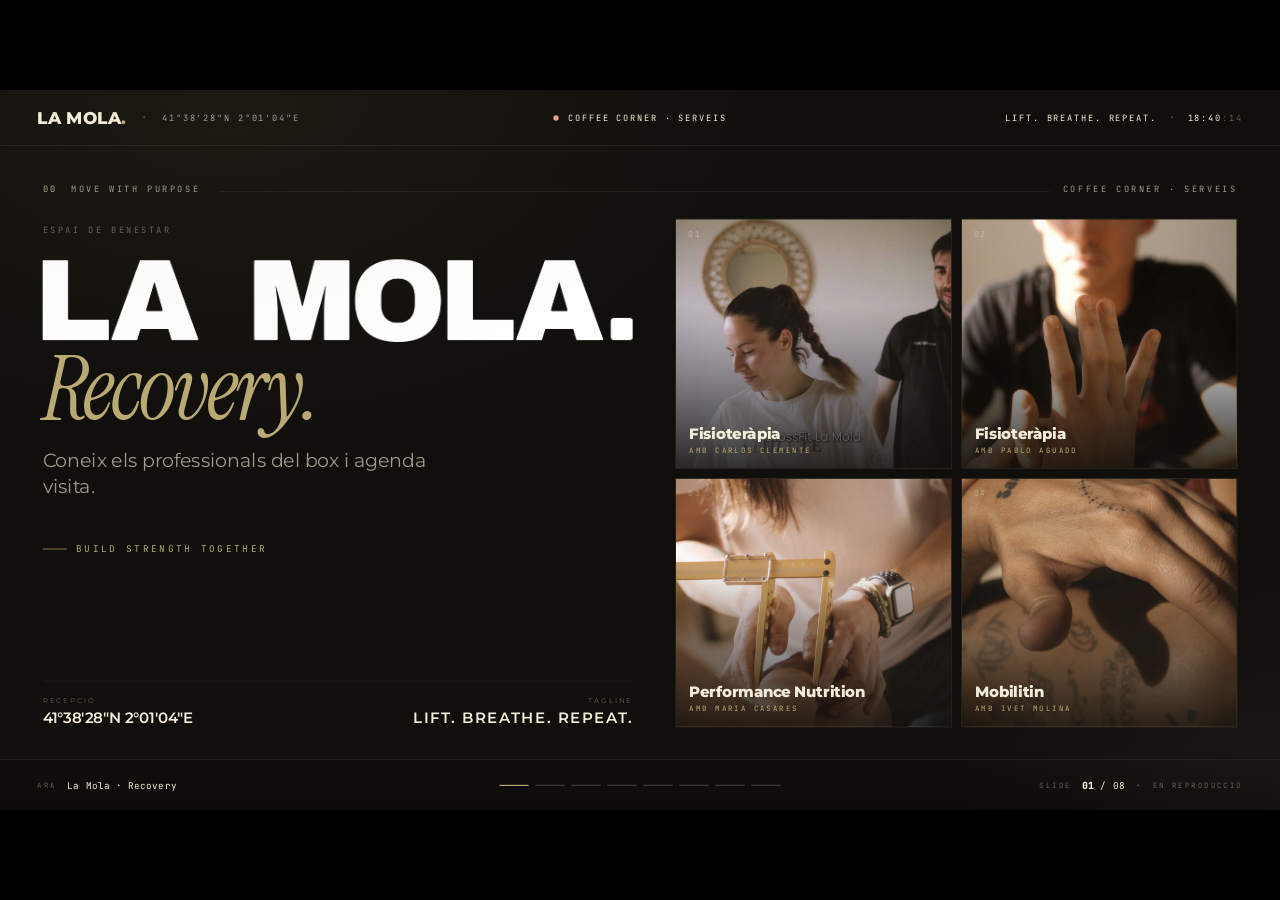
<file: index.html>
<!doctype html>
<html lang="ca">
<head>
  <meta charset="utf-8">
  <title>La Mola · Serveis</title>
  <meta name="viewport" content="width=device-width,initial-scale=1">
  <meta name="theme-color" content="#100e0b">
  <link rel="manifest" href="manifest.webmanifest">
  <link rel="preload" as="font" type="font/woff2" href="fonts/montserrat-latin-500-normal.woff2" crossorigin>
  <link rel="preload" as="font" type="font/woff2" href="fonts/montserrat-latin-800-normal.woff2" crossorigin>
  <link rel="preload" as="font" type="font/woff2" href="fonts/instrument-serif-latin-400-italic.woff2" crossorigin>
  <link rel="preload" as="font" type="font/woff2" href="fonts/jetbrains-mono-latin-400-normal.woff2" crossorigin>
  <link rel="preload" as="font" type="font/woff2" href="fonts/poppins-latin-700-normal.woff2" crossorigin>
  <link rel="stylesheet" href="css/tokens.css">
  <link rel="stylesheet" href="css/tv.css">
  <link rel="icon" href="data:image/svg+xml,%3Csvg xmlns='http://www.w3.org/2000/svg' viewBox='0 0 64 64'%3E%3Crect width='64' height='64' fill='%23100e0b'/%3E%3Ctext x='32' y='42' text-anchor='middle' font-family='Helvetica' font-weight='800' font-size='28' fill='%23f3ecd9'%3ELM%3C/text%3E%3Ccircle cx='48' cy='30' r='3' fill='%23b9a972'/%3E%3C/svg%3E" type="image/svg+xml">
</head>
<body class="tv">
  <div class="stage-wrap">
    <div class="stage" id="stage">

      <!-- HUD top -->
      <div class="hud">
        <div class="hud-left">
          <span class="hud-brand">LA MOLA<em>.</em></span>
          <span class="hud-sep">·</span>
          <span class="hud-coords" id="hud-coords">41°38'28"N 2°01'04"E</span>
        </div>
        <div class="hud-mid">
          <span class="live-dot"></span>
          <span class="hud-coords" style="color: var(--bone);">Coffee Corner · Serveis</span>
        </div>
        <div class="hud-right">
          <span class="hud-tagline" id="hud-tagline">LIFT. BREATHE. REPEAT.</span>
          <span class="hud-sep">·</span>
          <span class="hud-clock" id="hud-clock">--:--<span class="ms">:--</span></span>
        </div>
      </div>

      <!-- Slide body -->
      <div class="body" id="body"></div>

      <!-- HUD bottom -->
      <div class="hud-bottom">
        <div class="col">
          <span class="label">Ara</span>
          <span class="value" id="hud-now">—</span>
        </div>
        <div class="col" style="justify-content: center;">
          <div class="dots" id="hud-dots"></div>
        </div>
        <div class="col right">
          <span class="label">Slide</span>
          <span class="value mono"><strong id="hud-idx">01</strong> / <span id="hud-total">01</span></span>
          <span class="hud-sep" style="color: var(--bone-dim);">·</span>
          <span class="label" id="hud-state">En reproducció</span>
        </div>
      </div>

      <!-- Overlays -->
      <div class="overlay" id="loading">
        <div class="overlay-brand">LA MOLA<em>.</em></div>
        <div class="overlay-spinner"></div>
        <div class="overlay-msg">Carregant serveis…</div>
      </div>
      <div class="overlay" id="error" hidden>
        <div class="overlay-brand">LA MOLA<em>.</em></div>
        <div class="overlay-msg">Reintentant connexió…</div>
      </div>

    </div>
  </div>

  <script src="js/tv/vendor/qrcode.min.js"></script>
  <script type="module" src="js/tv/main.js"></script>
</body>
</html>
</file>
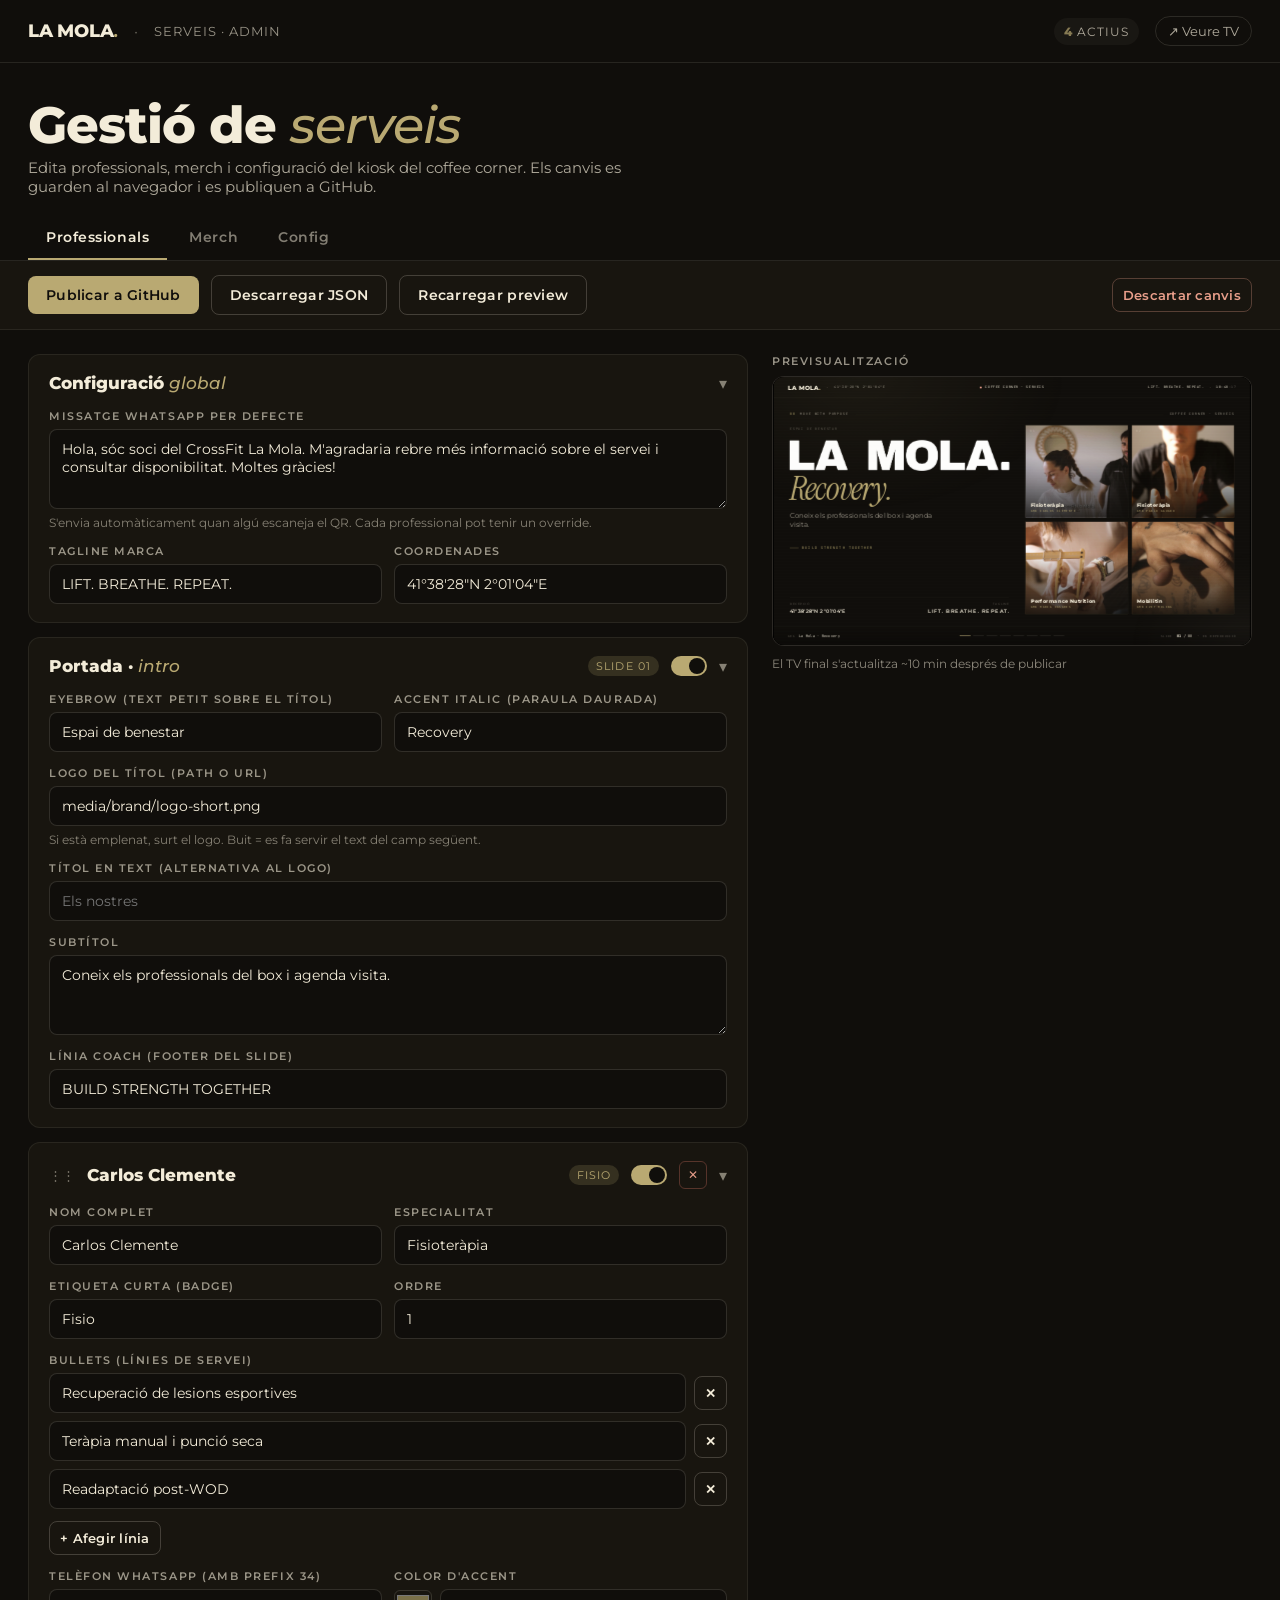
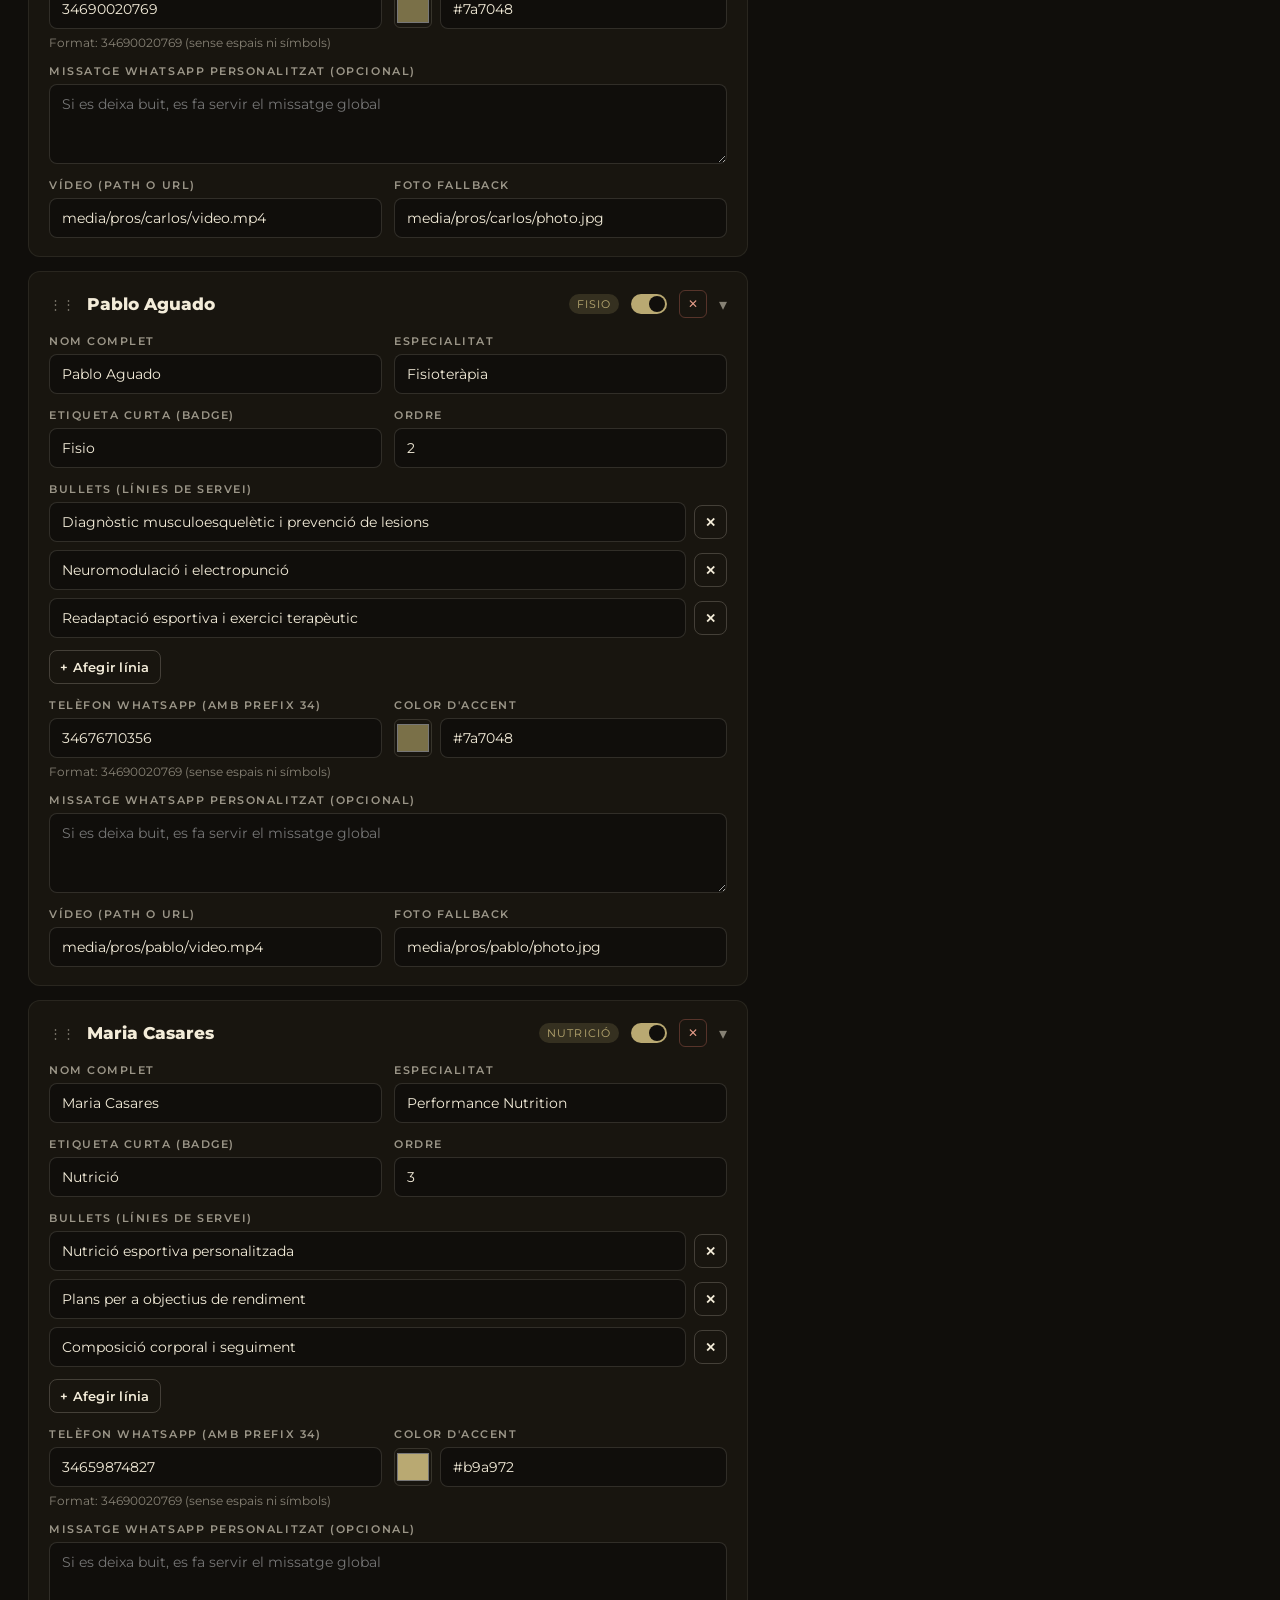
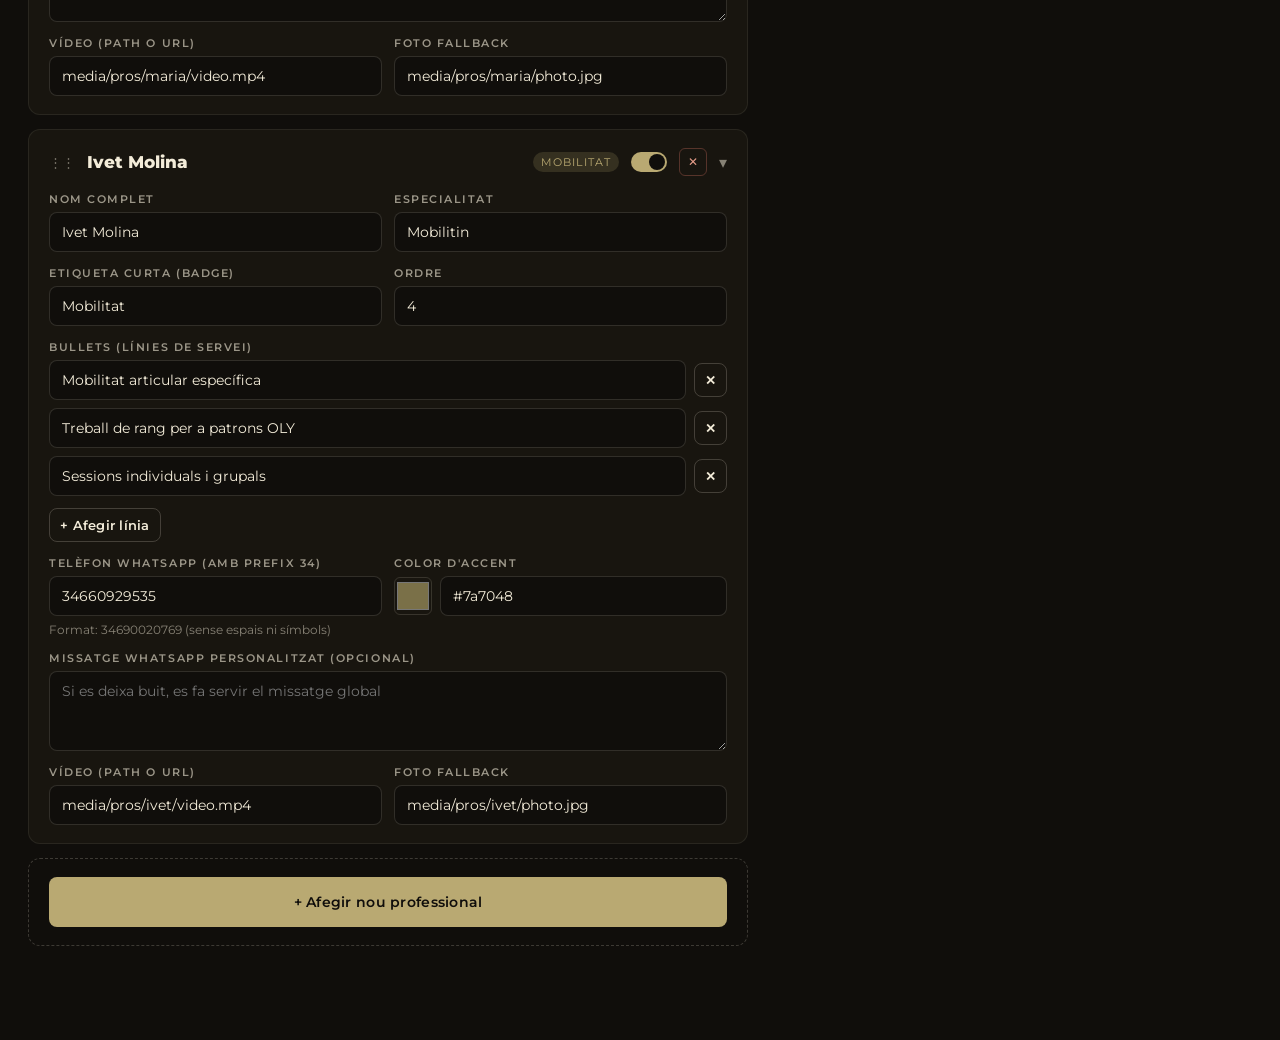
<file: admin.html>
<!doctype html>
<html lang="ca">
<head>
  <meta charset="utf-8">
  <title>La Mola · Serveis · Admin</title>
  <meta name="viewport" content="width=device-width,initial-scale=1">
  <link rel="stylesheet" href="css/tokens.css">
  <link rel="icon" href="media/brand/logo-short.png" type="image/png">
  <style>
    * { box-sizing: border-box; }
    html, body { margin: 0; background: var(--ink); color: var(--bone); font-family: var(--f-display); }
    body { min-height: 100vh; }

    .top {
      display: flex; align-items: center; gap: 16px;
      padding: 16px 28px;
      border-bottom: 1px solid rgba(243,236,217,0.1);
      background: var(--ink);
      position: sticky; top: 0; z-index: 30;
    }
    .top .brand { font-size: 18px; font-weight: 800; letter-spacing: -0.01em; }
    .top .brand em { font-style: italic; color: var(--accent-hi); }
    .top .sep { opacity: 0.4; }
    .top .sub { font-size: 13px; opacity: 0.6; letter-spacing: 0.08em; text-transform: uppercase; }
    .top .spacer { flex: 1; }
    .top .link {
      color: var(--bone); opacity: 0.7; text-decoration: none;
      font-size: 13px; padding: 6px 12px; border: 1px solid rgba(243,236,217,0.18); border-radius: 999px;
    }
    .top .link:hover { opacity: 1; }
    .top .count {
      font-size: 12px; opacity: 0.7; padding: 6px 10px;
      background: rgba(243,236,217,0.06); border-radius: 999px;
      letter-spacing: 0.08em; text-transform: uppercase;
    }
    .top .count b { color: var(--accent-hi); font-weight: 700; }

    .hero {
      padding: 36px 28px 12px;
      max-width: 1400px;
    }
    .hero h1 {
      font-size: clamp(34px, 4vw, 56px);
      font-weight: 800; letter-spacing: -0.02em; margin: 0 0 8px;
      line-height: 1;
    }
    .hero h1 em { font-style: italic; color: var(--accent-hi); font-weight: 500; }
    .hero .lede { font-size: 15px; opacity: 0.7; max-width: 60ch; }

    .tabs {
      display: flex; gap: 4px;
      padding: 8px 28px 0;
      border-bottom: 1px solid rgba(243,236,217,0.1);
    }
    .tabs button {
      appearance: none; background: transparent; color: var(--bone);
      border: 0; padding: 12px 18px;
      font: inherit; font-size: 14px; font-weight: 600; letter-spacing: 0.04em;
      opacity: 0.5; cursor: pointer;
      border-bottom: 2px solid transparent;
      transition: opacity 150ms, border-color 150ms;
    }
    .tabs button:hover { opacity: 0.85; }
    .tabs button.active { opacity: 1; border-bottom-color: var(--accent-hi); }

    .toolbar {
      display: flex; align-items: center; gap: 12px;
      padding: 14px 28px;
      background: var(--ink-soft);
      border-bottom: 1px solid rgba(243,236,217,0.08);
      position: sticky; top: 57px; z-index: 25;
    }
    .btn {
      appearance: none; background: var(--bone); color: var(--ink);
      border: 0; padding: 10px 18px; border-radius: 8px;
      font: inherit; font-size: 14px; font-weight: 600;
      cursor: pointer; letter-spacing: 0.02em;
      transition: transform 100ms, opacity 150ms;
    }
    .btn:hover { opacity: 0.9; }
    .btn:active { transform: scale(0.98); }
    .btn.primary { background: var(--accent-hi); color: var(--ink); }
    .btn.ghost { background: transparent; color: var(--bone); border: 1px solid rgba(243,236,217,0.2); }
    .btn.danger { background: transparent; color: #e89e8a; border: 1px solid rgba(232,158,138,0.3); }
    .btn.icon { padding: 8px 10px; font-size: 13px; }
    .toolbar .spacer { flex: 1; }
    .status {
      font-size: 13px; padding: 6px 12px; border-radius: 6px;
      opacity: 0; transition: opacity 200ms;
    }
    .status.show { opacity: 1; }
    .status.ok { background: rgba(133,196,140,0.15); color: #a8d8af; }
    .status.err { background: rgba(232,124,108,0.15); color: #e89e8a; }
    .status.info { background: rgba(185,169,114,0.15); color: var(--accent-hi); }

    .layout {
      display: grid;
      grid-template-columns: 1fr 480px;
      gap: 24px;
      padding: 24px 28px 80px;
      max-width: 1800px;
    }
    @media (max-width: 1100px) {
      .layout { grid-template-columns: 1fr; }
      .preview-wrap { position: static !important; }
    }

    .editor { min-width: 0; }
    .pane { display: none; }
    .pane.active { display: block; }

    .card {
      background: var(--ink-soft);
      border: 1px solid rgba(243,236,217,0.08);
      border-radius: 12px;
      padding: 18px 20px;
      margin-bottom: 14px;
    }
    .card-head {
      display: flex; align-items: center; gap: 12px;
      cursor: pointer; user-select: none;
    }
    .card-head .grip { opacity: 0.4; font-size: 13px; }
    .card-head .name { flex: 1; font-size: 17px; font-weight: 700; }
    .card-head .name em { font-style: italic; color: var(--accent-hi); font-weight: 500; }
    .card-head .tag {
      font-size: 11px; padding: 3px 8px; border-radius: 999px;
      background: rgba(185,169,114,0.18); color: var(--accent-hi);
      letter-spacing: 0.1em; text-transform: uppercase;
    }
    .card-head .toggle {
      width: 36px; height: 20px; border-radius: 999px;
      background: rgba(243,236,217,0.15);
      position: relative; cursor: pointer; flex-shrink: 0;
    }
    .card-head .toggle::after {
      content: ""; position: absolute;
      width: 16px; height: 16px; border-radius: 50%;
      background: var(--bone);
      top: 2px; left: 2px;
      transition: left 180ms;
    }
    .card-head .toggle.on { background: var(--accent-hi); }
    .card-head .toggle.on::after { left: 18px; background: var(--ink); }
    .card-head .chev { opacity: 0.5; transition: transform 180ms; }
    .card.collapsed .chev { transform: rotate(-90deg); }
    .card.collapsed .card-body { display: none; }

    .card-body { padding-top: 16px; display: grid; gap: 14px; }

    .row { display: grid; grid-template-columns: 1fr 1fr; gap: 12px; }
    @media (max-width: 720px) { .row { grid-template-columns: 1fr; } }
    .field { display: flex; flex-direction: column; gap: 6px; }
    .field label {
      font-size: 11px; letter-spacing: 0.14em; text-transform: uppercase;
      opacity: 0.6; font-weight: 600;
    }
    .field input, .field textarea, .field select {
      appearance: none;
      background: var(--ink);
      color: var(--bone);
      border: 1px solid rgba(243,236,217,0.14);
      border-radius: 8px;
      padding: 10px 12px;
      font: inherit; font-size: 14px;
      outline: none;
      transition: border-color 120ms;
    }
    .field input:focus, .field textarea:focus, .field select:focus {
      border-color: var(--accent-hi);
    }
    .field textarea { resize: vertical; min-height: 80px; font-family: var(--f-display); }
    .field .hint { font-size: 12px; opacity: 0.5; }
    .field .swatch-input { display: flex; gap: 8px; align-items: center; }
    .field .swatch-input input[type="color"] {
      width: 38px; height: 38px; padding: 0; border-radius: 6px;
      background: transparent; border: 1px solid rgba(243,236,217,0.14);
      cursor: pointer;
    }

    .bullets-list { display: flex; flex-direction: column; gap: 8px; }
    .bullets-list .bullet-row { display: flex; gap: 8px; align-items: center; }
    .bullets-list .bullet-row input { flex: 1; }
    .bullets-list .bullet-row button { flex-shrink: 0; }

    .card-del {
      appearance: none; background: transparent;
      border: 1px solid rgba(232,124,108,0.3); color: #e89e8a;
      width: 28px; height: 28px; border-radius: 6px;
      cursor: pointer; font-size: 12px;
      display: inline-grid; place-items: center;
      flex-shrink: 0;
    }
    .card-del:hover { background: rgba(232,124,108,0.15); }
    .add-card { background: transparent !important; border: 1px dashed rgba(243,236,217,0.2) !important; }

    .preview-wrap {
      position: sticky; top: 130px;
      align-self: start;
    }
    .preview-label {
      font-size: 11px; opacity: 0.6; letter-spacing: 0.14em;
      text-transform: uppercase; margin-bottom: 8px; font-weight: 600;
    }
    .preview-frame {
      width: 100%;
      aspect-ratio: 16 / 9;
      background: var(--ink);
      border-radius: 12px;
      overflow: hidden;
      border: 1px solid rgba(243,236,217,0.12);
      position: relative;
    }
    .preview-frame iframe {
      width: 100%; height: 100%; border: 0;
      display: block;
    }
    .preview-info {
      margin-top: 10px;
      font-size: 12px; opacity: 0.55;
      display: flex; justify-content: space-between;
    }

    /* Modal */
    .modal-back {
      position: fixed; inset: 0; background: rgba(16,14,11,0.7);
      backdrop-filter: blur(6px);
      display: none; align-items: center; justify-content: center;
      z-index: 100;
    }
    .modal-back.on { display: flex; }
    .modal {
      background: var(--ink-soft);
      border: 1px solid rgba(243,236,217,0.12);
      border-radius: 14px;
      padding: 28px;
      max-width: 500px; width: 90vw;
    }
    .modal h2 { margin: 0 0 6px; font-size: 22px; font-weight: 800; }
    .modal p { margin: 0 0 18px; opacity: 0.7; font-size: 14px; }
    .modal .modal-actions { display: flex; gap: 10px; justify-content: flex-end; margin-top: 18px; }
    .modal-fields { display: flex; flex-direction: column; gap: 12px; }
  </style>
</head>
<body>
  <header class="top">
    <div class="brand">LA MOLA<em>.</em></div>
    <div class="sep">·</div>
    <div class="sub">Serveis · Admin</div>
    <div class="spacer"></div>
    <div class="count"><b id="count-active">0</b> actius</div>
    <a class="link" href="index.html" target="_blank">↗ Veure TV</a>
  </header>

  <section class="hero">
    <h1>Gestió de <em>serveis</em></h1>
    <div class="lede">Edita professionals, merch i configuració del kiosk del coffee corner. Els canvis es guarden al navegador i es publiquen a GitHub.</div>
  </section>

  <nav class="tabs">
    <button data-tab="pros" class="active">Professionals</button>
    <button data-tab="merch">Merch</button>
    <button data-tab="config">Config</button>
  </nav>

  <div class="toolbar">
    <button class="btn primary" id="btn-publish">Publicar a GitHub</button>
    <button class="btn ghost" id="btn-download">Descarregar JSON</button>
    <button class="btn ghost" id="btn-reload">Recarregar preview</button>
    <div class="spacer"></div>
    <div class="status" id="status"></div>
    <button class="btn danger icon" id="btn-discard">Descartar canvis</button>
  </div>

  <main class="layout">
    <div class="editor">
      <div class="pane active" data-pane="pros" id="pane-pros"></div>
      <div class="pane" data-pane="merch" id="pane-merch"></div>
      <div class="pane" data-pane="config" id="pane-config"></div>
    </div>
    <aside class="preview-wrap">
      <div class="preview-label">Previsualització</div>
      <div class="preview-frame">
        <iframe id="preview" src="index.html?preview=1"></iframe>
      </div>
      <div class="preview-info">
        <span>El TV final s'actualitza ~10 min després de publicar</span>
      </div>
    </aside>
  </main>

  <!-- GH config modal -->
  <div class="modal-back" id="modal-gh">
    <div class="modal">
      <h2>Connectar amb GitHub</h2>
      <p>Necessites un Personal Access Token amb permís <b>repo</b>. Es guarda només al teu navegador.</p>
      <div class="modal-fields">
        <div class="field">
          <label>Repositori (usuari/repo)</label>
          <input id="gh-repo" placeholder="jordiangladavilla-oss/lamola-tv-serveis-v2">
        </div>
        <div class="field">
          <label>Branca</label>
          <input id="gh-branch" value="main">
        </div>
        <div class="field">
          <label>Token (ghp_...)</label>
          <input id="gh-token" type="password" placeholder="ghp_...">
          <div class="hint">Crea'n un a <a href="https://github.com/settings/tokens/new?scopes=repo&description=La%20Mola%20TV%20Serveis" target="_blank" style="color:var(--accent-hi)">github.com/settings/tokens</a></div>
        </div>
      </div>
      <div class="modal-actions">
        <button class="btn ghost" id="gh-cancel">Cancel·lar</button>
        <button class="btn primary" id="gh-save">Guardar i publicar</button>
      </div>
    </div>
  </div>

  <script>
  // ===== Constants =====
  const STORAGE_DATA = 'lamola_serveis_draft';
  const STORAGE_CONFIG = 'lamola_serveis_config_draft';
  const GH_KEY = 'lamola_serveis_gh';

  // ===== DOM helpers =====
  const $ = (s) => document.querySelector(s);
  const $$ = (s) => Array.from(document.querySelectorAll(s));
  const esc = (v) => v == null ? '' : String(v).replace(/&/g,'&amp;').replace(/"/g,'&quot;').replace(/</g,'&lt;').replace(/>/g,'&gt;');

  let DATA = null;
  let CONFIG = null;
  let previewTimer = null;

  // ===== Load =====
  async function loadAll() {
    // services.json
    const draft = localStorage.getItem(STORAGE_DATA);
    if (draft) {
      try { DATA = JSON.parse(draft); }
      catch { DATA = await fetchJson('services.json'); }
    } else {
      DATA = await fetchJson('services.json');
    }
    // config.json
    const cdraft = localStorage.getItem(STORAGE_CONFIG);
    if (cdraft) {
      try { CONFIG = JSON.parse(cdraft); }
      catch { CONFIG = await fetchJson('config.json'); }
    } else {
      CONFIG = await fetchJson('config.json');
    }
    renderAll();
  }
  async function fetchJson(path) {
    const res = await fetch(path + '?t=' + Date.now(), { cache: 'no-store' });
    if (!res.ok) throw new Error('Fetch failed ' + path);
    return res.json();
  }

  function saveDraft() {
    localStorage.setItem(STORAGE_DATA, JSON.stringify(DATA));
    localStorage.setItem(STORAGE_CONFIG, JSON.stringify(CONFIG));
    refreshPreviewDebounced();
    updateCount();
  }

  function updateCount() {
    const n = (DATA?.professionals || []).filter(p => p.active !== false).length;
    $('#count-active').textContent = n;
  }

  // ===== Render =====
  function renderAll() {
    renderPros();
    renderMerch();
    renderConfig();
    updateCount();
  }

  function renderPros() {
    const root = $('#pane-pros');
    const pros = (DATA.professionals || []).slice().sort((a,b) => (a.order ?? 0) - (b.order ?? 0));
    root.innerHTML = '';

    // Globals card
    const g = DATA.globals || {};
    const globals = document.createElement('div');
    globals.className = 'card';
    globals.innerHTML = `
      <div class="card-head"><span class="name">Configuració <em>global</em></span><span class="chev">▾</span></div>
      <div class="card-body">
        <div class="field">
          <label>Missatge WhatsApp per defecte</label>
          <textarea data-bind="globals.whatsappDefaultMessage" rows="3">${esc(g.whatsappDefaultMessage || '')}</textarea>
          <div class="hint">S'envia automàticament quan algú escaneja el QR. Cada professional pot tenir un override.</div>
        </div>
        <div class="row">
          <div class="field">
            <label>Tagline marca</label>
            <input data-bind="globals.tagline" value="${esc(g.tagline || '')}">
          </div>
          <div class="field">
            <label>Coordenades</label>
            <input data-bind="globals.coords" value="${esc(g.coords || '')}">
          </div>
        </div>
      </div>`;
    root.appendChild(globals);

    // Intro card
    const intro = DATA.intro || {};
    const introCard = document.createElement('div');
    introCard.className = 'card';
    introCard.innerHTML = `
      <div class="card-head">
        <span class="name">Portada · <em>intro</em></span>
        <span class="tag">Slide 01</span>
        <span class="toggle ${intro.active !== false ? 'on' : ''}" data-toggle="intro.active"></span>
        <span class="chev">▾</span>
      </div>
      <div class="card-body">
        <div class="row">
          <div class="field">
            <label>Eyebrow (text petit sobre el títol)</label>
            <input data-bind="intro.eyebrow" value="${esc(intro.eyebrow || '')}" placeholder="Espai de benestar">
          </div>
          <div class="field">
            <label>Accent italic (paraula daurada)</label>
            <input data-bind="intro.headlineAccent" value="${esc(intro.headlineAccent || '')}" placeholder="Recovery">
          </div>
        </div>
        <div class="field">
          <label>Logo del títol (path o URL)</label>
          <input data-bind="intro.headlineLogo" value="${esc(intro.headlineLogo || '')}" placeholder="media/brand/logo-short.png">
          <div class="hint">Si està emplenat, surt el logo. Buit = es fa servir el text del camp següent.</div>
        </div>
        <div class="field">
          <label>Títol en text (alternativa al logo)</label>
          <input data-bind="intro.headline" value="${esc(intro.headline || '')}" placeholder="Els nostres">
        </div>
        <div class="field">
          <label>Subtítol</label>
          <textarea data-bind="intro.subline" rows="2">${esc(intro.subline || '')}</textarea>
        </div>
        <div class="field">
          <label>Línia coach (footer del slide)</label>
          <input data-bind="intro.coachLine" value="${esc(intro.coachLine || '')}">
        </div>
      </div>`;
    root.appendChild(introCard);

    // Pros
    pros.forEach((p, idx) => {
      const card = document.createElement('div');
      card.className = 'card';
      const bulletsHtml = (p.bullets || []).map((b, i) => `
        <div class="bullet-row">
          <input data-bind-bullet="${p.id}|${i}" value="${esc(b)}">
          <button class="btn ghost icon" data-del-bullet="${p.id}|${i}">✕</button>
        </div>`).join('');
      card.innerHTML = `
        <div class="card-head">
          <span class="grip">⋮⋮</span>
          <span class="name">${esc(p.name || '(sense nom)')}</span>
          <span class="tag">${esc(p.specialtyShort || p.specialty || '')}</span>
          <span class="toggle ${p.active !== false ? 'on' : ''}" data-toggle="pro|${p.id}|active"></span>
          <button class="card-del" data-del-pro="${p.id}" title="Eliminar professional">✕</button>
          <span class="chev">▾</span>
        </div>
        <div class="card-body">
          <div class="row">
            <div class="field">
              <label>Nom complet</label>
              <input data-bind-pro="${p.id}|name" value="${esc(p.name || '')}">
            </div>
            <div class="field">
              <label>Especialitat</label>
              <input data-bind-pro="${p.id}|specialty" value="${esc(p.specialty || '')}">
            </div>
          </div>
          <div class="row">
            <div class="field">
              <label>Etiqueta curta (badge)</label>
              <input data-bind-pro="${p.id}|specialtyShort" value="${esc(p.specialtyShort || '')}">
            </div>
            <div class="field">
              <label>Ordre</label>
              <input type="number" data-bind-pro="${p.id}|order" value="${p.order ?? 0}">
            </div>
          </div>
          <div class="field">
            <label>Bullets (línies de servei)</label>
            <div class="bullets-list" data-bullets="${p.id}">${bulletsHtml}</div>
            <button class="btn ghost icon" data-add-bullet="${p.id}" style="align-self:start;margin-top:6px;">+ Afegir línia</button>
          </div>
          <div class="row">
            <div class="field">
              <label>Telèfon WhatsApp (amb prefix 34)</label>
              <input data-bind-pro="${p.id}|whatsapp.phone" value="${esc(p.whatsapp?.phone || '')}">
              <div class="hint">Format: 34690020769 (sense espais ni símbols)</div>
            </div>
            <div class="field">
              <label>Color d'accent</label>
              <div class="swatch-input">
                <input type="color" data-bind-pro="${p.id}|accentColor" value="${esc(p.accentColor || '#7a7048')}">
                <input data-bind-pro="${p.id}|accentColor" value="${esc(p.accentColor || '#7a7048')}" style="flex:1;">
              </div>
            </div>
          </div>
          <div class="field">
            <label>Missatge WhatsApp personalitzat (opcional)</label>
            <textarea data-bind-pro="${p.id}|whatsapp.messageOverride" rows="2" placeholder="Si es deixa buit, es fa servir el missatge global">${esc(p.whatsapp?.messageOverride || '')}</textarea>
          </div>
          <div class="row">
            <div class="field">
              <label>Vídeo (path o URL)</label>
              <input data-bind-pro="${p.id}|media.videoSrc" value="${esc(p.media?.videoSrc || '')}">
            </div>
            <div class="field">
              <label>Foto fallback</label>
              <input data-bind-pro="${p.id}|media.photoSrc" value="${esc(p.media?.photoSrc || '')}">
            </div>
          </div>
        </div>`;
      root.appendChild(card);
    });

    // Add new pro button
    const addCard = document.createElement('div');
    addCard.className = 'card add-card';
    addCard.innerHTML = `<button class="btn primary" id="btn-add-pro" style="width: 100%; padding: 16px;">+ Afegir nou professional</button>`;
    root.appendChild(addCard);

    bindCardCollapse();
    bindAllInputs();
    bindAddDeletePro();
  }

  function bindAddDeletePro() {
    // Delete pro
    $$('[data-del-pro]').forEach(b => {
      if (b.dataset.bound) return;
      b.dataset.bound = '1';
      b.addEventListener('click', (e) => {
        e.stopPropagation();
        const id = b.dataset.delPro;
        const pro = DATA.professionals.find(p => p.id === id);
        if (!pro) return;
        if (!confirm(`Eliminar "${pro.name}"?\n\nNo serà definitiu fins que publiquis. Pots descartar canvis si t'equivoques.`)) return;
        DATA.professionals = DATA.professionals.filter(p => p.id !== id);
        saveDraft();
        renderPros();
        statusMsg(`"${pro.name}" eliminat (encara no publicat)`, 'info', 3000);
      });
    });
    // Add new pro
    const addBtn = document.getElementById('btn-add-pro');
    if (addBtn && !addBtn.dataset.bound) {
      addBtn.dataset.bound = '1';
      addBtn.addEventListener('click', () => {
        const name = prompt('Nom complet del nou professional:');
        if (!name || !name.trim()) return;
        const specialty = (prompt('Especialitat (ex: Fisioteràpia, Massatge, Osteopatia):') || 'Servei').trim();
        const phone = (prompt('Telèfon WhatsApp amb prefix 34 (ex: 34690020769):') || '').replace(/\D/g, '');
        const idBase = name.toLowerCase().normalize('NFD').replace(/[̀-ͯ]/g, '').replace(/[^a-z0-9]+/g, '-').replace(/^-+|-+$/g, '').slice(0, 20);
        const id = idBase + '-' + Math.random().toString(36).slice(2, 5);
        const maxOrder = Math.max(0, ...(DATA.professionals || []).map(p => p.order || 0));
        const newPro = {
          id, active: true, order: maxOrder + 1,
          name: name.trim(), specialty, specialtyShort: specialty.split(' ')[0],
          bullets: ['Servei principal', 'Servei secundari', 'Atenció personalitzada'],
          media: { type: 'photo', videoSrc: '', posterSrc: '', photoSrc: '', logoSrc: null },
          whatsapp: { phone, messageOverride: null },
          accentColor: '#7a7048',
          ctaLabel: 'Escaneja i agenda visita'
        };
        DATA.professionals = DATA.professionals || [];
        DATA.professionals.push(newPro);
        saveDraft();
        renderPros();
        statusMsg(`"${name}" afegit. Edita els camps i publica quan estigui llest.`, 'ok', 4000);
      });
    }
  }

  function renderMerch() {
    const root = $('#pane-merch');
    const m = DATA.merch || {};
    const productsHtml = (m.products || []).map((p, i) => `
      <div class="card" style="margin-bottom:10px;background:var(--ink);">
        <div class="row">
          <div class="field">
            <label>Nom producte</label>
            <input data-bind-merch-prod="${i}|name" value="${esc(p.name || '')}">
          </div>
          <div class="field">
            <label>Colors (separats per coma)</label>
            <input data-bind-merch-prod="${i}|colors" value="${esc((p.colors || []).join(', '))}">
          </div>
        </div>
      </div>`).join('');

    root.innerHTML = `
      <div class="card">
        <div class="card-head">
          <span class="name">Slide <em>merch</em></span>
          <span class="toggle ${m.active !== false ? 'on' : ''}" data-toggle="merch.active"></span>
          <span class="chev">▾</span>
        </div>
        <div class="card-body">
          <div class="row">
            <div class="field">
              <label>Nom col·lecció</label>
              <input data-bind="merch.collectionName" value="${esc(m.collectionName || '')}">
            </div>
            <div class="field">
              <label>Titular</label>
              <input data-bind="merch.headline" value="${esc(m.headline || '')}">
            </div>
          </div>
          <div class="field">
            <label>Subtítol</label>
            <input data-bind="merch.subline" value="${esc(m.subline || '')}">
          </div>
          <div class="field">
            <label>CTA</label>
            <input data-bind="merch.ctaLabel" value="${esc(m.ctaLabel || '')}">
          </div>
          <div class="field">
            <label>Productes</label>
            <div>${productsHtml}</div>
          </div>
          <div class="card" style="background:var(--ink);">
            <div class="card-head"><span class="name">3D <em>Spline</em></span><span class="toggle ${m.spline?.enabled ? 'on' : ''}" data-toggle="merch.spline.enabled"></span><span class="chev">▾</span></div>
            <div class="card-body">
              <div class="field">
                <label>URL Spline (embed públic)</label>
                <input data-bind="merch.spline.embedUrl" value="${esc(m.spline?.embedUrl || '')}" placeholder="https://my.spline.design/...">
                <div class="hint">Quan tinguis l'escena 3D feta a Spline, enganxa l'URL d'embed aquí.</div>
              </div>
              <div class="field">
                <label>Imatge fallback</label>
                <input data-bind="merch.spline.fallbackImg" value="${esc(m.spline?.fallbackImg || '')}">
              </div>
            </div>
          </div>
        </div>
      </div>`;
    bindCardCollapse();
    bindAllInputs();
  }

  function renderConfig() {
    const root = $('#pane-config');
    const c = CONFIG || {};
    root.innerHTML = `
      <div class="card">
        <div class="card-head"><span class="name">Carrusel</span><span class="chev">▾</span></div>
        <div class="card-body">
          <div class="row">
            <div class="field">
              <label>Durada per slide (ms)</label>
              <input type="number" data-bind-cfg="carousel.slideDurationMs" value="${c.carousel?.slideDurationMs ?? 11000}">
            </div>
            <div class="field">
              <label>Transició crossfade (ms)</label>
              <input type="number" data-bind-cfg="carousel.transitionMs" value="${c.carousel?.transitionMs ?? 900}">
            </div>
          </div>
        </div>
      </div>
      <div class="card">
        <div class="card-head"><span class="name">Visualització</span><span class="chev">▾</span></div>
        <div class="card-body">
          <div class="row">
            <div class="field">
              <label>Rellotge visible</label>
              <select data-bind-cfg="display.showClock"><option value="true" ${c.display?.showClock !== false ? 'selected' : ''}>Sí</option><option value="false" ${c.display?.showClock === false ? 'selected' : ''}>No</option></select>
            </div>
            <div class="field">
              <label>Protecció burn-in</label>
              <select data-bind-cfg="display.burnInProtection"><option value="true" ${c.display?.burnInProtection !== false ? 'selected' : ''}>Sí</option><option value="false" ${c.display?.burnInProtection === false ? 'selected' : ''}>No</option></select>
            </div>
          </div>
        </div>
      </div>
      <div class="card">
        <div class="card-head"><span class="name">QR</span><span class="chev">▾</span></div>
        <div class="card-body">
          <div class="row">
            <div class="field">
              <label>Mida QR (px)</label>
              <input type="number" data-bind-cfg="qr.size" value="${c.qr?.size ?? 420}">
            </div>
            <div class="field">
              <label>Nivell correcció</label>
              <select data-bind-cfg="qr.ecLevel">
                ${['L','M','Q','H'].map(l => `<option value="${l}" ${c.qr?.ecLevel === l ? 'selected' : ''}>${l}</option>`).join('')}
              </select>
            </div>
          </div>
        </div>
      </div>`;
    bindCardCollapse();
    bindAllInputs();
  }

  // ===== Bindings =====
  function bindCardCollapse() {
    $$('.card-head').forEach(h => {
      if (h.dataset.bound) return;
      h.dataset.bound = '1';
      h.addEventListener('click', (e) => {
        if (e.target.closest('.toggle') || e.target.closest('input') || e.target.closest('button')) return;
        h.parentElement.classList.toggle('collapsed');
      });
    });
    $$('.toggle').forEach(t => {
      if (t.dataset.bound) return;
      t.dataset.bound = '1';
      t.addEventListener('click', (e) => {
        e.stopPropagation();
        t.classList.toggle('on');
        const on = t.classList.contains('on');
        const key = t.dataset.toggle;
        applyToggle(key, on);
        saveDraft();
      });
    });
  }

  function applyToggle(key, on) {
    if (key === 'intro.active') DATA.intro = { ...(DATA.intro||{}), active: on };
    else if (key === 'merch.active') DATA.merch = { ...(DATA.merch||{}), active: on };
    else if (key === 'merch.spline.enabled') DATA.merch.spline = { ...(DATA.merch.spline||{}), enabled: on };
    else if (key.startsWith('pro|')) {
      const [, id] = key.split('|');
      const pro = DATA.professionals.find(p => p.id === id);
      if (pro) pro.active = on;
    }
  }

  function setByPath(obj, path, value) {
    const parts = path.split('.');
    let o = obj;
    for (let i = 0; i < parts.length - 1; i++) {
      if (!o[parts[i]] || typeof o[parts[i]] !== 'object') o[parts[i]] = {};
      o = o[parts[i]];
    }
    o[parts[parts.length - 1]] = value;
  }

  function bindAllInputs() {
    // generic data-bind (DATA root paths like globals.tagline, intro.headline, merch.collectionName)
    $$('[data-bind]').forEach(el => {
      if (el.dataset.bound) return;
      el.dataset.bound = '1';
      el.addEventListener('input', () => {
        setByPath(DATA, el.dataset.bind, el.value);
        saveDraft();
      });
    });
    // data-bind-pro
    $$('[data-bind-pro]').forEach(el => {
      if (el.dataset.bound) return;
      el.dataset.bound = '1';
      el.addEventListener('input', () => {
        const [id, path] = el.dataset.bindPro.split('|');
        const pro = DATA.professionals.find(p => p.id === id);
        if (!pro) return;
        let val = el.value;
        if (path === 'order') val = parseInt(val, 10) || 0;
        if (path === 'whatsapp.messageOverride' && val.trim() === '') val = null;
        setByPath(pro, path, val);
        saveDraft();
      });
    });
    // bullets
    $$('[data-bind-bullet]').forEach(el => {
      if (el.dataset.bound) return;
      el.dataset.bound = '1';
      el.addEventListener('input', () => {
        const [id, idx] = el.dataset.bindBullet.split('|');
        const pro = DATA.professionals.find(p => p.id === id);
        if (!pro) return;
        if (!Array.isArray(pro.bullets)) pro.bullets = [];
        pro.bullets[parseInt(idx, 10)] = el.value;
        saveDraft();
      });
    });
    $$('[data-add-bullet]').forEach(b => {
      if (b.dataset.bound) return;
      b.dataset.bound = '1';
      b.addEventListener('click', () => {
        const id = b.dataset.addBullet;
        const pro = DATA.professionals.find(p => p.id === id);
        if (!pro) return;
        if (!Array.isArray(pro.bullets)) pro.bullets = [];
        pro.bullets.push('');
        saveDraft();
        renderPros();
      });
    });
    $$('[data-del-bullet]').forEach(b => {
      if (b.dataset.bound) return;
      b.dataset.bound = '1';
      b.addEventListener('click', () => {
        const [id, idx] = b.dataset.delBullet.split('|');
        const pro = DATA.professionals.find(p => p.id === id);
        if (!pro) return;
        pro.bullets.splice(parseInt(idx, 10), 1);
        saveDraft();
        renderPros();
      });
    });
    // merch products
    $$('[data-bind-merch-prod]').forEach(el => {
      if (el.dataset.bound) return;
      el.dataset.bound = '1';
      el.addEventListener('input', () => {
        const [idx, field] = el.dataset.bindMerchProd.split('|');
        const p = DATA.merch.products[parseInt(idx, 10)];
        if (!p) return;
        if (field === 'colors') p.colors = el.value.split(',').map(s => s.trim()).filter(Boolean);
        else p[field] = el.value;
        saveDraft();
      });
    });
    // config
    $$('[data-bind-cfg]').forEach(el => {
      if (el.dataset.bound) return;
      el.dataset.bound = '1';
      el.addEventListener('input', () => {
        let val = el.value;
        if (el.type === 'number') val = parseInt(val, 10) || 0;
        else if (el.tagName === 'SELECT' && (val === 'true' || val === 'false')) val = val === 'true';
        setByPath(CONFIG, el.dataset.bindCfg, val);
        saveDraft();
      });
    });
  }

  // ===== Tabs =====
  $$('.tabs button').forEach(btn => {
    btn.addEventListener('click', () => {
      $$('.tabs button').forEach(b => b.classList.remove('active'));
      btn.classList.add('active');
      $$('.pane').forEach(p => p.classList.remove('active'));
      $(`[data-pane="${btn.dataset.tab}"]`).classList.add('active');
    });
  });

  // ===== Preview refresh =====
  function refreshPreviewDebounced() {
    clearTimeout(previewTimer);
    previewTimer = setTimeout(refreshPreviewImmediate, 800);
  }
  function refreshPreviewImmediate() {
    const iframe = $('#preview');
    // We can't inject DATA into the iframe (cross-document mess). Best UX:
    // reload iframe — it will fetch services.json. Since we save to localStorage only,
    // user must publish to see changes in preview from live JSON.
    // Workaround: pass data via postMessage. But for v1 keep simple: reload to show *published* state.
    // Show a toast hint instead.
    statusMsg('Canvis guardats al navegador. Publica per veure-ho al TV.', 'info', 1800);
  }
  $('#btn-reload').addEventListener('click', () => {
    $('#preview').contentWindow.location.reload();
    statusMsg('Preview recarregada (estat publicat)', 'info', 1500);
  });

  // ===== Status =====
  function statusMsg(text, kind = 'info', timeout = 3500) {
    const el = $('#status');
    el.textContent = text;
    el.className = `status show ${kind}`;
    clearTimeout(statusMsg._t);
    if (timeout) statusMsg._t = setTimeout(() => el.classList.remove('show'), timeout);
  }

  // ===== Discard / Download =====
  $('#btn-discard').addEventListener('click', () => {
    if (!confirm('Descartar tots els canvis locals i tornar a carregar des dels fitxers publicats?')) return;
    localStorage.removeItem(STORAGE_DATA);
    localStorage.removeItem(STORAGE_CONFIG);
    location.reload();
  });

  $('#btn-download').addEventListener('click', () => {
    const blob = new Blob([JSON.stringify(DATA, null, 2)], { type: 'application/json' });
    const url = URL.createObjectURL(blob);
    const a = document.createElement('a'); a.href = url; a.download = 'services.json'; a.click();
    setTimeout(() => URL.revokeObjectURL(url), 1000);
    statusMsg('services.json descarregat', 'ok');
  });

  // ===== Publish =====
  $('#btn-publish').addEventListener('click', () => {
    const cfg = loadGhConfig();
    $('#gh-repo').value = cfg.repo || 'jordiangladavilla-oss/lamola-tv-serveis-v2';
    $('#gh-branch').value = cfg.branch || 'main';
    $('#gh-token').value = cfg.token || '';
    $('#modal-gh').classList.add('on');
  });
  $('#gh-cancel').addEventListener('click', () => $('#modal-gh').classList.remove('on'));
  $('#modal-gh').addEventListener('click', e => { if (e.target.id === 'modal-gh') $('#modal-gh').classList.remove('on'); });

  $('#gh-save').addEventListener('click', async () => {
    const repo = $('#gh-repo').value.trim();
    const branch = $('#gh-branch').value.trim() || 'main';
    const token = $('#gh-token').value.trim();
    if (!repo || !token) { alert('Cal omplir repositori i token.'); return; }
    if (!repo.includes('/')) { alert('El repositori ha de ser usuari/repo.'); return; }
    saveGhConfig({ repo, branch, token });
    $('#modal-gh').classList.remove('on');
    await publishAll({ repo, branch, token });
  });

  function loadGhConfig() { try { return JSON.parse(localStorage.getItem(GH_KEY) || '{}'); } catch { return {}; } }
  function saveGhConfig(c) { localStorage.setItem(GH_KEY, JSON.stringify(c)); }

  async function publishAll({ repo, branch, token }) {
    statusMsg('Publicant a GitHub…', 'info', 60_000);
    try {
      // bump version
      DATA.version = (DATA.version || 0) + 1;
      CONFIG.version = (CONFIG.version || 0) + 1;

      await publishFile({ repo, branch, token }, 'services.json', DATA);
      await publishFile({ repo, branch, token }, 'config.json', CONFIG);

      localStorage.removeItem(STORAGE_DATA);
      localStorage.removeItem(STORAGE_CONFIG);
      statusMsg('Publicat! El TV s\'actualitza en ~10 min (o recarrega manual).', 'ok', 6000);
      // Refresh preview to show published state
      setTimeout(() => $('#preview').contentWindow.location.reload(), 1500);
    } catch (err) {
      console.error(err);
      statusMsg('Error: ' + err.message, 'err', 8000);
    }
  }

  async function publishFile({ repo, branch, token }, path, payload) {
    const apiBase = `https://api.github.com/repos/${repo}/contents/${path}`;
    const content = JSON.stringify(payload, null, 2);
    let sha = null;
    const getRes = await fetch(apiBase + '?ref=' + branch, {
      headers: { 'Authorization': 'token ' + token, 'Accept': 'application/vnd.github.v3+json' }
    });
    if (getRes.ok) { const j = await getRes.json(); sha = j.sha; }
    else if (getRes.status !== 404) throw new Error(`GET ${path}: ${getRes.status}`);

    const body = {
      message: `Update ${path} from admin (${new Date().toLocaleString('ca-ES')})`,
      content: btoa(unescape(encodeURIComponent(content))),
      branch
    };
    if (sha) body.sha = sha;

    const putRes = await fetch(apiBase, {
      method: 'PUT',
      headers: { 'Authorization': 'token ' + token, 'Accept': 'application/vnd.github.v3+json', 'Content-Type': 'application/json' },
      body: JSON.stringify(body)
    });
    if (!putRes.ok) {
      const err = await putRes.json().catch(() => ({}));
      throw new Error(`PUT ${path}: ${err.message || putRes.status}`);
    }
  }

  // ===== Boot =====
  loadAll().catch(err => {
    console.error(err);
    statusMsg('Error carregant: ' + err.message, 'err');
  });
  </script>
</body>
</html>
</file>
<file: css/tokens.css>
/* La Mola · Serveis — design tokens + self-hosted fonts */

/* Montserrat (display + body) */
@font-face { font-family: 'Montserrat'; font-style: normal; font-weight: 400; font-display: swap; src: url('../fonts/montserrat-latin-400-normal.woff2') format('woff2'); }
@font-face { font-family: 'Montserrat'; font-style: normal; font-weight: 500; font-display: swap; src: url('../fonts/montserrat-latin-500-normal.woff2') format('woff2'); }
@font-face { font-family: 'Montserrat'; font-style: italic; font-weight: 500; font-display: swap; src: url('../fonts/montserrat-latin-500-italic.woff2') format('woff2'); }
@font-face { font-family: 'Montserrat'; font-style: normal; font-weight: 600; font-display: swap; src: url('../fonts/montserrat-latin-600-normal.woff2') format('woff2'); }
@font-face { font-family: 'Montserrat'; font-style: normal; font-weight: 800; font-display: swap; src: url('../fonts/montserrat-latin-800-normal.woff2') format('woff2'); }

/* Instrument Serif (editorial italics) */
@font-face { font-family: 'Instrument Serif'; font-style: normal; font-weight: 400; font-display: swap; src: url('../fonts/instrument-serif-latin-400-normal.woff2') format('woff2'); }
@font-face { font-family: 'Instrument Serif'; font-style: italic; font-weight: 400; font-display: swap; src: url('../fonts/instrument-serif-latin-400-italic.woff2') format('woff2'); }

/* JetBrains Mono (labels, coords, mono UI) */
@font-face { font-family: 'JetBrains Mono'; font-style: normal; font-weight: 400; font-display: swap; src: url('../fonts/jetbrains-mono-latin-400-normal.woff2') format('woff2'); }
@font-face { font-family: 'JetBrains Mono'; font-style: normal; font-weight: 500; font-display: swap; src: url('../fonts/jetbrains-mono-latin-500-normal.woff2') format('woff2'); }

/* Poppins (service titles — uniform single-font headline) */
@font-face { font-family: 'Poppins'; font-style: normal; font-weight: 400; font-display: swap; src: url('../fonts/poppins-latin-400-normal.woff2') format('woff2'); }
@font-face { font-family: 'Poppins'; font-style: normal; font-weight: 500; font-display: swap; src: url('../fonts/poppins-latin-500-normal.woff2') format('woff2'); }
@font-face { font-family: 'Poppins'; font-style: normal; font-weight: 600; font-display: swap; src: url('../fonts/poppins-latin-600-normal.woff2') format('woff2'); }
@font-face { font-family: 'Poppins'; font-style: normal; font-weight: 700; font-display: swap; src: url('../fonts/poppins-latin-700-normal.woff2') format('woff2'); }
@font-face { font-family: 'Poppins'; font-style: normal; font-weight: 800; font-display: swap; src: url('../fonts/poppins-latin-800-normal.woff2') format('woff2'); }

:root {
  /* Surface */
  --ink:        #100e0b;
  --ink-soft:   #18150f;
  --ink-deep:   #0a0907;
  --ink-line:   rgba(243, 236, 217, 0.10);
  --ink-line-2: rgba(243, 236, 217, 0.18);

  /* Foreground */
  --bone:       #f3ecd9;
  --bone-mute:  rgba(243, 236, 217, 0.62);
  --bone-dim:   rgba(243, 236, 217, 0.36);

  /* Accents */
  --accent-hi:  #b9a972;   /* warm gold — primary  */
  --accent-lo:  #7a7048;   /* deep olive-gold      */
  --live:       #e89e8a;

  /* Type */
  --f-display:  "Montserrat", "Helvetica Neue", Helvetica, Arial, sans-serif;
  --f-serif:    "Instrument Serif", "Cormorant Garamond", "Times New Roman", serif;
  --f-mono:     "JetBrains Mono", ui-monospace, "SFMono-Regular", Menlo, monospace;
  --f-service:  "Poppins", "Helvetica Neue", Helvetica, Arial, sans-serif;

  /* Motion */
  --ease:       cubic-bezier(0.2, 0.7, 0.1, 1);

  /* Burn-in safe insets (used for HUD drift on long sessions) */
  --safe-x: 0px;
  --safe-y: 0px;
}
</file>
<file: css/tv.css>
/* La Mola · Serveis — TV kiosk styles (editorial boutique) */

* { box-sizing: border-box; }
html, body { margin: 0; padding: 0; }
html, body, #app, .stage-wrap, .stage { background: #000; }
body {
  color: var(--bone);
  font-family: var(--f-display);
  overflow: hidden;
  width: 100vw; height: 100vh;
  cursor: none;
  -webkit-user-select: none; user-select: none;
}

/* ------------ Stage scaling (1920x1080 design → viewport) ------------ */
.stage-wrap {
  position: fixed; inset: 0;
  background: #000;
  overflow: hidden;
}
.stage {
  position: absolute;
  left: 50%; top: 50%;
  width: 1920px; height: 1080px;
  background: var(--ink);
  color: var(--bone);
  overflow: hidden;
  transform: translate(-50%, -50%) scale(0.48);
  transform-origin: center;
  isolation: isolate;
}
.stage::before {
  content: ""; position: absolute; inset: 0; pointer-events: none; z-index: 2;
  background:
    radial-gradient(1400px 900px at 18% 0%, rgba(185,169,114,0.07), transparent 60%),
    radial-gradient(900px 700px at 100% 100%, rgba(243,236,217,0.04), transparent 55%);
}
.stage::after {
  content: ""; position: absolute; inset: 0; pointer-events: none; z-index: 3;
  background-image: repeating-linear-gradient(0deg, rgba(255,255,255,0.015) 0 1px, transparent 1px 3px);
  mix-blend-mode: overlay; opacity: 0.5;
}

/* ------------ HUD top ------------ */
.hud {
  position: absolute; left: var(--safe-x, 0); top: var(--safe-y, 0);
  right: calc(0px - var(--safe-x, 0px));
  height: 84px; padding: 0 56px;
  display: grid; grid-template-columns: 1fr 1fr 1fr; align-items: center;
  border-bottom: 1px solid var(--ink-line);
  z-index: 6;
  font-family: var(--f-mono);
}
.hud-left  { display: flex; align-items: center; gap: 22px; }
.hud-mid   { display: flex; align-items: center; justify-content: center; gap: 14px; }
.hud-right { display: flex; align-items: center; justify-content: flex-end; gap: 18px; }

.hud-brand {
  font-family: var(--f-display);
  font-weight: 800; font-size: 26px;
  letter-spacing: -0.01em; line-height: 1;
}
.hud-brand em { font-style: normal; color: var(--accent-hi); }
.hud-coords, .hud-tagline, .hud-clock {
  font-family: var(--f-mono); font-size: 13px; letter-spacing: 0.18em;
  color: var(--bone-mute); text-transform: uppercase;
}
.hud-tagline { color: var(--bone); }
.hud-clock { color: var(--bone); font-feature-settings: "tnum" 1, "lnum" 1; }
.hud-clock .ms { color: var(--bone-dim); }
.hud-sep { color: var(--bone-dim); }
.live-dot {
  display: inline-block; width: 8px; height: 8px; border-radius: 50%;
  background: var(--live);
  box-shadow: 0 0 0 0 rgba(232, 158, 138, 0.45);
  animation: pulse 1.6s ease-out infinite;
}
@keyframes pulse {
  0%   { box-shadow: 0 0 0 0   rgba(232,158,138,0.55); }
  70%  { box-shadow: 0 0 0 12px rgba(232,158,138,0); }
  100% { box-shadow: 0 0 0 0   rgba(232,158,138,0); }
}

/* ------------ HUD bottom (progress) ------------ */
.hud-bottom {
  position: absolute; left: 0; right: 0; bottom: 0;
  height: 76px; padding: 0 56px;
  display: grid; grid-template-columns: 1fr auto 1fr; align-items: center;
  border-top: 1px solid var(--ink-line);
  background: linear-gradient(to top, rgba(0,0,0,0.25), transparent);
  z-index: 6;
  font-family: var(--f-mono);
}
.hud-bottom .col { display: flex; align-items: center; gap: 16px; }
.hud-bottom .col.right { justify-content: flex-end; }
.label { color: var(--bone-dim); font-size: 11px; letter-spacing: 0.24em; text-transform: uppercase; }
.value { color: var(--bone); font-size: 14px; letter-spacing: 0.08em; }
.value strong { font-weight: 600; }

/* progress dots */
.dots { display: inline-flex; gap: 10px; align-items: center; }
.dots i {
  position: relative;
  display: inline-block; width: 44px; height: 2px;
  background: var(--ink-line-2);
  overflow: hidden;
}
.dots i.done { background: rgba(185,169,114, 0.55); }
.dots i.on::after {
  content: ""; position: absolute; inset: 0;
  background: var(--accent-hi);
  transform-origin: left center;
  animation: dotgrow var(--slide-ms, 18000ms) linear forwards;
}
@keyframes dotgrow { from { transform: scaleX(0); } to { transform: scaleX(1); } }

/* ------------ Slide host ------------ */
.body {
  position: absolute; left: 0; right: 0; top: 84px; bottom: 76px;
  overflow: hidden;
}
.slide {
  position: absolute; inset: 0;
  padding: 56px 64px 48px;
  opacity: 1;
  display: flex; flex-direction: column;
  animation: slideIn 700ms var(--ease) both;
}
@keyframes slideIn {
  0%   { opacity: 0; transform: translateY(12px); }
  100% { opacity: 1; transform: translateY(0); }
}

/* Kicker bar */
.kicker {
  display: flex; align-items: baseline; gap: 20px;
  font-family: var(--f-mono); font-size: 13px;
  color: var(--bone-mute); letter-spacing: 0.26em; text-transform: uppercase;
}
.kicker .num { color: var(--accent-hi); }
.kicker .rule { flex: 1; height: 1px; background: var(--ink-line); margin-left: 10px; }

/* Typography utilities */
.h-display {
  font-family: var(--f-display); font-weight: 800;
  font-size: 132px; line-height: 0.92; letter-spacing: -0.03em;
}
.h-display em { font-family: var(--f-serif); font-style: italic; font-weight: 400; color: var(--accent-hi); }
.h-2 {
  font-family: var(--f-display); font-weight: 800;
  font-size: 88px; line-height: 0.96; letter-spacing: -0.02em;
}
.h-2 em { font-family: var(--f-serif); font-style: italic; font-weight: 400; color: var(--accent-hi); }
.eyebrow {
  font-family: var(--f-mono); font-size: 13px; letter-spacing: 0.26em;
  text-transform: uppercase; color: var(--bone-dim);
}
.lede {
  font-size: 26px; line-height: 1.35; color: var(--bone-mute); max-width: 50ch;
}

/* ============================================================ */
/* SLIDE · INTRO                                                 */
/* ============================================================ */
.intro {
  display: grid; grid-template-columns: 1.05fr 1fr; gap: 64px;
  align-items: stretch;
  flex: 1; margin-top: 36px;
}
.intro .left { display: flex; flex-direction: column; justify-content: space-between; padding-top: 8px; }
.intro .h-display { margin: 32px 0 0; display: flex; flex-direction: column; gap: 8px; align-items: flex-start; }
.intro .h-display .brand-mark {
  display: block;
  height: 132px;
  width: auto;
  max-width: 100%;
  object-fit: contain;
  object-position: left center;
  filter: invert(1);
}
.intro .h-display em { line-height: 0.9; }
.intro .sub { margin-top: 28px; font-size: 28px; color: var(--bone-mute); line-height: 1.4; max-width: 32ch; }
.intro .coachLine {
  margin-top: 36px; font-family: var(--f-mono); font-size: 14px; letter-spacing: 0.32em;
  color: var(--accent-hi); text-transform: uppercase;
  display: inline-flex; align-items: center; gap: 14px;
}
.intro .coachLine::before {
  content: ""; display: inline-block; width: 36px; height: 1px; background: var(--accent-hi);
}
.intro .foot-row {
  display: flex; justify-content: space-between; align-items: baseline;
  border-top: 1px solid var(--ink-line); padding-top: 22px;
}
.intro .foot-row .foot-val {
  margin-top: 6px; font-family: var(--f-display); font-size: 22px; font-weight: 600;
}
.intro .right {
  display: grid; grid-template-columns: repeat(2, 1fr); grid-template-rows: repeat(2, 1fr);
  gap: 14px;
}
.intro .tile {
  position: relative; overflow: hidden;
  border: 1px solid var(--ink-line);
  background: var(--ink-soft);
  display: flex; align-items: flex-end; padding: 20px;
}
.intro .tile .name {
  font-family: var(--f-display); font-weight: 800; font-size: 22px;
  letter-spacing: -0.005em;
}
.intro .tile .spec {
  font-family: var(--f-mono); font-size: 11px; letter-spacing: 0.24em;
  color: var(--accent-hi); text-transform: uppercase;
  margin-top: 4px;
}
.intro .tile .num {
  position: absolute; top: 14px; left: 18px;
  font-family: var(--f-mono); font-size: 12px; letter-spacing: 0.24em;
  color: var(--bone-dim);
}
.intro .tile .meta { position: relative; z-index: 2; }
.intro .tile .ph {
  position: absolute; inset: 0;
  background:
    linear-gradient(180deg, transparent 50%, rgba(16,14,11,0.85) 100%),
    repeating-linear-gradient(45deg, rgba(185,169,114,0.08) 0 10px, transparent 10px 20px),
    var(--ink-deep);
}
.intro .tile img.tile-photo {
  position: absolute; inset: 0; width: 100%; height: 100%; object-fit: cover;
  filter: saturate(0.85) contrast(1.05);
}
.intro .tile .tile-vignette {
  position: absolute; inset: 0;
  background: linear-gradient(180deg, rgba(16,14,11,0) 35%, rgba(16,14,11,0.85) 100%);
  pointer-events: none;
}

/* ============================================================ */
/* SLIDE · PRO INTRO                                             */
/* ============================================================ */
.proIntro {
  display: grid; place-items: center;
  text-align: center;
  flex: 1;
}
.proIntro .stack {
  display: grid; gap: 28px; justify-items: center;
}
.proIntro .n  {
  font-family: var(--f-mono); font-size: 16px; letter-spacing: 0.4em;
  color: var(--accent-hi); text-transform: uppercase;
}
.proIntro .nm {
  font-family: var(--f-display); font-weight: 800;
  font-size: 200px; line-height: 0.9; letter-spacing: -0.035em;
}
.proIntro .nm em { font-family: var(--f-serif); font-style: italic; font-weight: 400; color: var(--accent-hi); }
.proIntro .sp {
  display: inline-flex; align-items: baseline; gap: 18px;
}
.proIntro .sp::before, .proIntro .sp::after {
  content: ""; align-self: center; width: 60px; height: 1px; background: var(--ink-line-2);
}
.proIntro .sp .sp-label {
  font-family: var(--f-mono); font-size: 14px; letter-spacing: 0.32em;
  color: var(--accent-hi); text-transform: uppercase; opacity: 0.7;
}
.proIntro .sp .sp-name {
  font-family: var(--f-serif); font-style: italic; font-weight: 400;
  font-size: 40px; line-height: 1; color: var(--bone);
  letter-spacing: -0.005em;
}

/* ============================================================ */
/* SLIDE · PRO                                                   */
/* ============================================================ */
.pro {
  display: grid;
  grid-template-columns: 1.1fr 1fr;
  gap: 56px;
  height: 100%;
}
.pro .media {
  position: relative; overflow: hidden;
  border: 1px solid var(--ink-line);
  background: var(--ink-soft);
}
.pro .media .ph,
.pro .media img {
  position: absolute; inset: 0;
  width: 100%; height: 100%;
  object-fit: cover;
}
/* Cover universal: alguns navegadors de smart TV ignoren object-fit en <video>,
   deixant el vídeo vertical amb franges negres als costats. Aquesta tècnica
   (mida mínima 100% + transform) cobreix el contenidor sense dependre d'object-fit. */
.pro .media video {
  position: absolute;
  top: 0; left: 50%;
  width: auto; height: auto;
  min-width: 100%; min-height: 100%;
  transform: translateX(-50%);
  object-fit: cover;
}
.pro .media .ph {
  background:
    radial-gradient(800px 600px at 30% 20%, rgba(185,169,114,0.18), transparent 60%),
    repeating-linear-gradient(28deg, rgba(243,236,217,0.04) 0 12px, transparent 12px 24px),
    linear-gradient(180deg, #1c1814 0%, #100e0b 100%);
  display: grid; place-items: center;
  color: var(--bone-dim);
  font-family: var(--f-mono); font-size: 12px; letter-spacing: 0.32em;
  text-transform: uppercase;
}
.pro .media .ph::before {
  content: ""; position: absolute; left: 24px; top: 24px;
  width: 24px; height: 24px;
  border-left: 1px solid var(--bone-dim);
  border-top: 1px solid var(--bone-dim);
}
.pro .media .ph::after {
  content: ""; position: absolute; right: 24px; bottom: 24px;
  width: 24px; height: 24px;
  border-right: 1px solid var(--bone-dim);
  border-bottom: 1px solid var(--bone-dim);
}
.pro .media .vignette {
  position: absolute; inset: 0;
  background: linear-gradient(180deg, rgba(16,14,11,0) 50%, rgba(16,14,11,0.7) 100%);
  pointer-events: none;
}
.pro .media .badge {
  position: absolute; left: 24px; top: 24px;
  display: inline-flex; gap: 10px; align-items: center;
  padding: 8px 12px;
  background: rgba(16,14,11,0.7);
  border: 1px solid var(--ink-line-2);
  font-family: var(--f-mono); font-size: 11px; letter-spacing: 0.28em; text-transform: uppercase;
  color: var(--bone-mute);
  z-index: 2;
}
.pro .media .badge .badge-dot {
  background: var(--accent-hi); width: 6px; height: 6px; border-radius: 50%; display: inline-block;
}
.pro .media .badge b { color: var(--accent-hi); font-weight: 600; }
.pro .media .badge .badge-soft { opacity: 0.6; }
.pro .media .corner-id {
  position: absolute; right: 24px; bottom: 24px; z-index: 2;
  font-family: var(--f-mono); font-size: 11px; letter-spacing: 0.28em;
  color: var(--bone-mute);
}

/* right column */
.pro .right {
  display: grid; grid-template-rows: auto auto auto 1fr auto; gap: 24px;
  align-content: start; padding-top: 4px;
}
.pro .name {
  font-family: var(--f-service); font-weight: 700;
  font-size: 118px; line-height: 0.96; letter-spacing: -0.025em;
  margin: 0;
}
.pro .name em {
  font-family: var(--f-service); font-style: normal; font-weight: 700; color: inherit;
  letter-spacing: -0.025em;
}
.pro .specialty {
  font-family: var(--f-mono); font-size: 16px; letter-spacing: 0.3em;
  color: var(--accent-hi); text-transform: uppercase;
  display: inline-flex; align-items: center; gap: 14px;
}
.pro .specialty::before {
  content: ""; width: 36px; height: 1px; background: var(--accent-hi);
}
.pro .pro-credit {
  display: flex; align-items: baseline; gap: 18px;
  margin-top: 4px;
}
.pro .pro-credit .credit-label {
  font-family: var(--f-mono); font-size: 13px; letter-spacing: 0.32em;
  text-transform: uppercase; color: var(--accent-hi); opacity: 0.65;
}
.pro .pro-credit .credit-name {
  font-family: var(--f-serif); font-style: italic; font-weight: 400;
  font-size: 46px; line-height: 1; letter-spacing: -0.005em;
  color: var(--accent-hi);
}
.pro .bullets { list-style: none; margin: 0; padding: 0; display: grid; gap: 14px; }
.pro .bullets li {
  font-family: var(--f-service); font-weight: 400;
  font-size: 28px; line-height: 1.32; color: var(--bone);
  padding-left: 32px; position: relative;
}
.pro .bullets li::before {
  content: ""; position: absolute; left: 0; top: 14px;
  width: 18px; height: 1px; background: var(--accent-hi);
}

/* QR card */
.qr {
  display: grid; grid-template-columns: auto 1fr; gap: 28px; align-items: center;
  padding: 24px;
  background: var(--bone);
  color: var(--ink);
  border: 1px solid var(--ink-line-2);
}
.qr .qrbox {
  width: 220px; height: 220px;
  background: #fff;
  display: grid; place-items: center;
  position: relative;
}
.qr .qrbox svg, .qr .qrbox img { display: block; width: 100%; height: 100%; }
.qr .qrbox .corner {
  position: absolute; width: 18px; height: 18px;
  border: 2px solid var(--ink);
}
.qr .qrbox .corner.tl { left: -6px; top: -6px; border-right: 0; border-bottom: 0; }
.qr .qrbox .corner.tr { right: -6px; top: -6px; border-left: 0; border-bottom: 0; }
.qr .qrbox .corner.bl { left: -6px; bottom: -6px; border-right: 0; border-top: 0; }
.qr .qrbox .corner.br { right: -6px; bottom: -6px; border-left: 0; border-top: 0; }

.qr .cta-eyebrow {
  font-family: var(--f-mono); font-size: 11px; letter-spacing: 0.3em; text-transform: uppercase;
  color: var(--accent-lo);
}
.qr .cta-headline {
  font-family: var(--f-display); font-weight: 800; font-size: 30px; line-height: 1.06;
  margin: 8px 0 14px; letter-spacing: -0.01em;
  color: var(--ink);
}
.qr .cta-phone {
  font-family: var(--f-mono); font-size: 18px; letter-spacing: 0.16em;
  color: var(--ink);
  display: flex; align-items: center; gap: 10px;
}
.qr .cta-phone .wa {
  display: inline-grid; place-items: center;
  width: 26px; height: 26px; border-radius: 50%; background: #25d366; color: #fff;
  font-size: 14px; font-weight: 700;
}
.qr .cta-phone .num strong { font-weight: 600; }

/* ============================================================ */
/* SLIDE · MERCH                                                 */
/* ============================================================ */
.merch {
  display: grid; grid-template-columns: 1.1fr 1fr; gap: 64px;
  flex: 1; margin-top: 36px;
}
.merch .head { display: grid; gap: 20px; align-content: start; padding-top: 12px; }
.merch .head .h-display { margin: 12px 0 0; }
.merch .head .sub { font-size: 28px; color: var(--bone-mute); line-height: 1.35; max-width: 30ch; }
.merch .head .meta {
  display: flex; align-items: baseline; gap: 32px; margin-top: 24px;
  border-top: 1px solid var(--ink-line); padding-top: 24px;
}
.merch .head .price { font-family: var(--f-serif); font-style: italic; font-size: 96px; color: var(--accent-hi); line-height: 1; }
.merch .head .priceLabel { font-family: var(--f-mono); font-size: 13px; letter-spacing: 0.24em; color: var(--bone-mute); text-transform: uppercase; }
.merch .head .ctaLabel { font-family: var(--f-mono); font-size: 13px; letter-spacing: 0.22em; color: var(--bone-mute); text-transform: uppercase; margin-top: 8px; }
.merch .products { display: grid; gap: 0; align-content: start; }
.merch .product {
  display: grid; grid-template-columns: 60px 1fr auto; gap: 18px; align-items: center;
  padding: 22px 4px; border-top: 1px solid var(--ink-line);
}
.merch .product:last-child { border-bottom: 1px solid var(--ink-line); }
.merch .product .n { font-family: var(--f-mono); font-size: 13px; letter-spacing: 0.24em; color: var(--bone-dim); }
.merch .product .nm { font-family: var(--f-display); font-weight: 800; font-size: 28px; letter-spacing: -0.01em; }
.merch .product .tg { font-family: var(--f-mono); font-size: 12px; letter-spacing: 0.18em; color: var(--bone-mute); text-transform: uppercase; margin-top: 4px; }
.merch .product .sw { display: flex; gap: 6px; }
.merch .product .sw i {
  display: inline-block; width: 22px; height: 22px; border-radius: 50%;
  border: 1px solid var(--ink-line-2);
}

/* ------------ Loading / Error overlays ------------ */
.overlay {
  position: absolute; inset: 0; z-index: 50;
  display: grid; place-items: center; gap: 22px;
  background: var(--ink);
}
.overlay[hidden] { display: none !important; }
.overlay-brand {
  font-family: var(--f-display); font-weight: 800; font-size: 64px; letter-spacing: -0.02em;
}
.overlay-brand em { font-style: normal; color: var(--accent-hi); }
.overlay-spinner {
  width: 60px; height: 60px; border-radius: 50%;
  border: 2px solid var(--ink-line-2); border-top-color: var(--accent-hi);
  animation: spin 1.2s linear infinite;
}
@keyframes spin { to { transform: rotate(360deg); } }
.overlay-msg {
  font-family: var(--f-mono); font-size: 14px; letter-spacing: 0.26em;
  color: var(--bone-mute); text-transform: uppercase;
}
</file>
